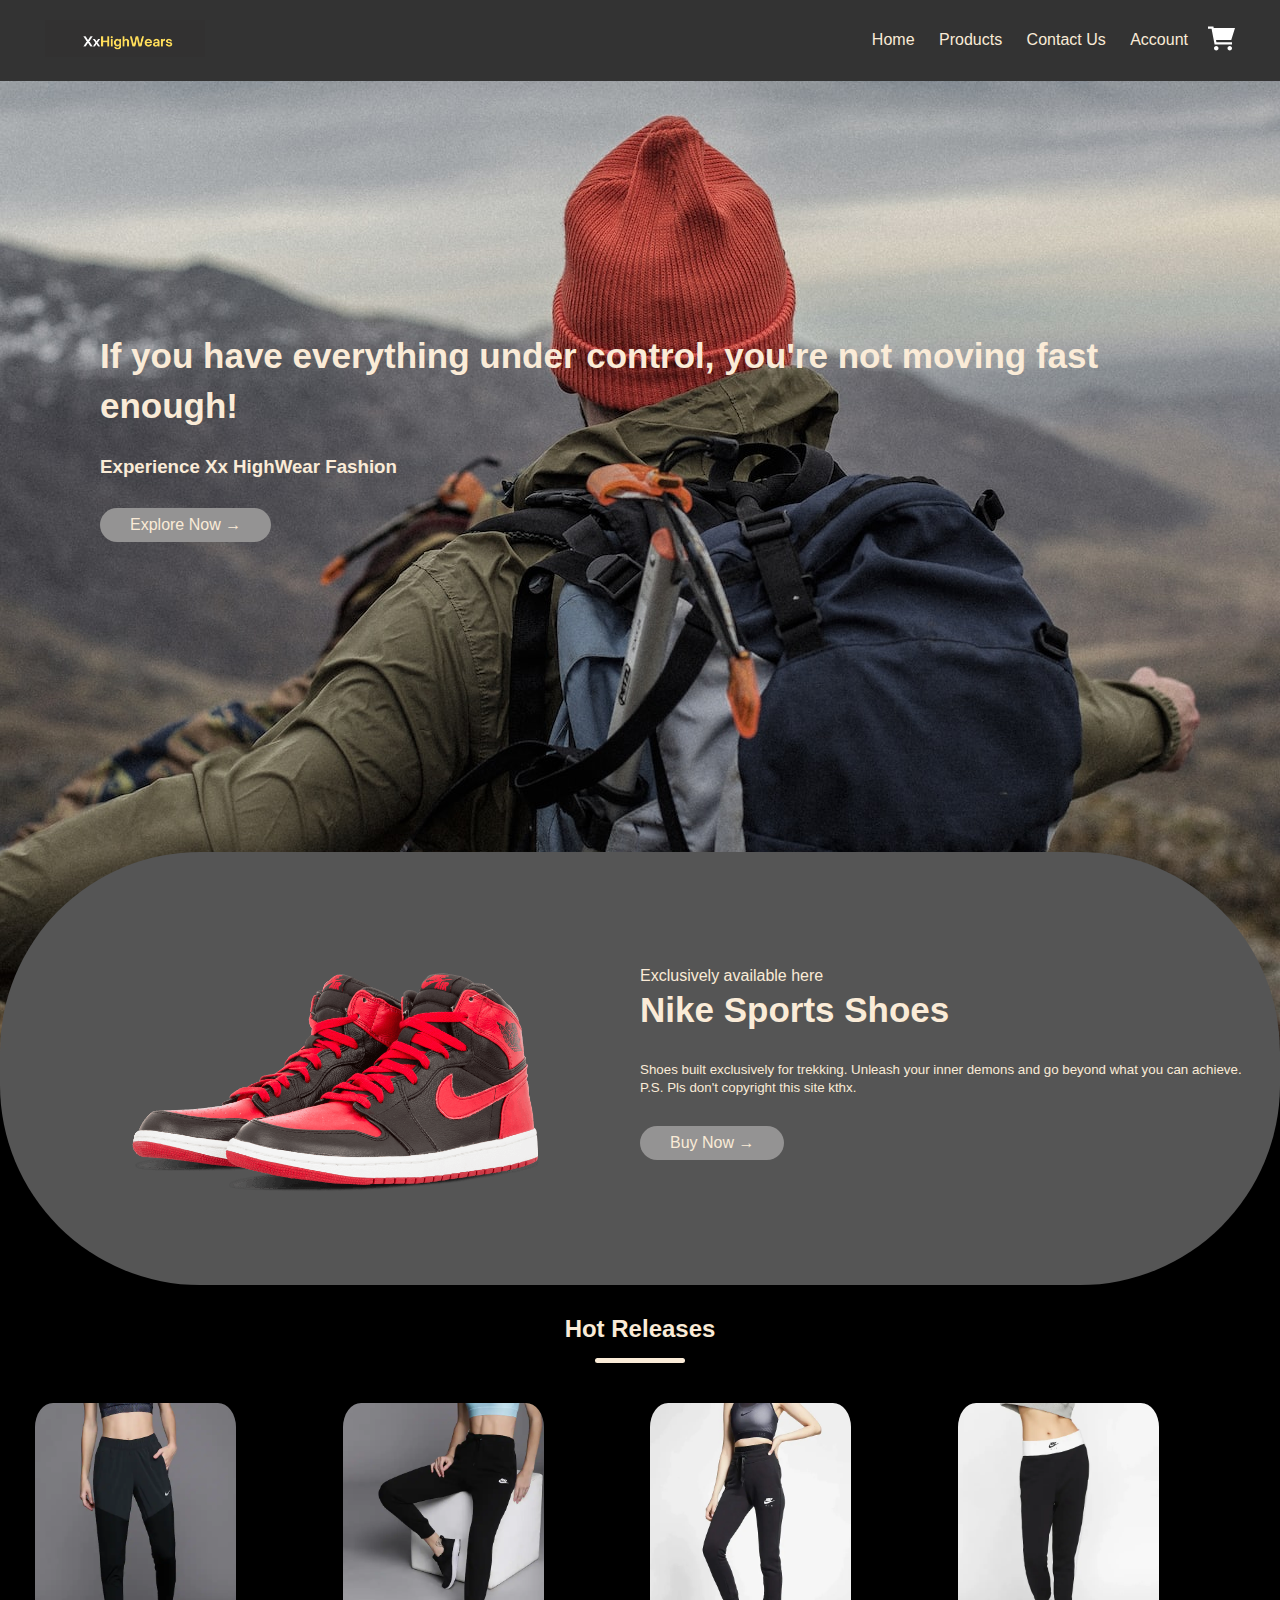
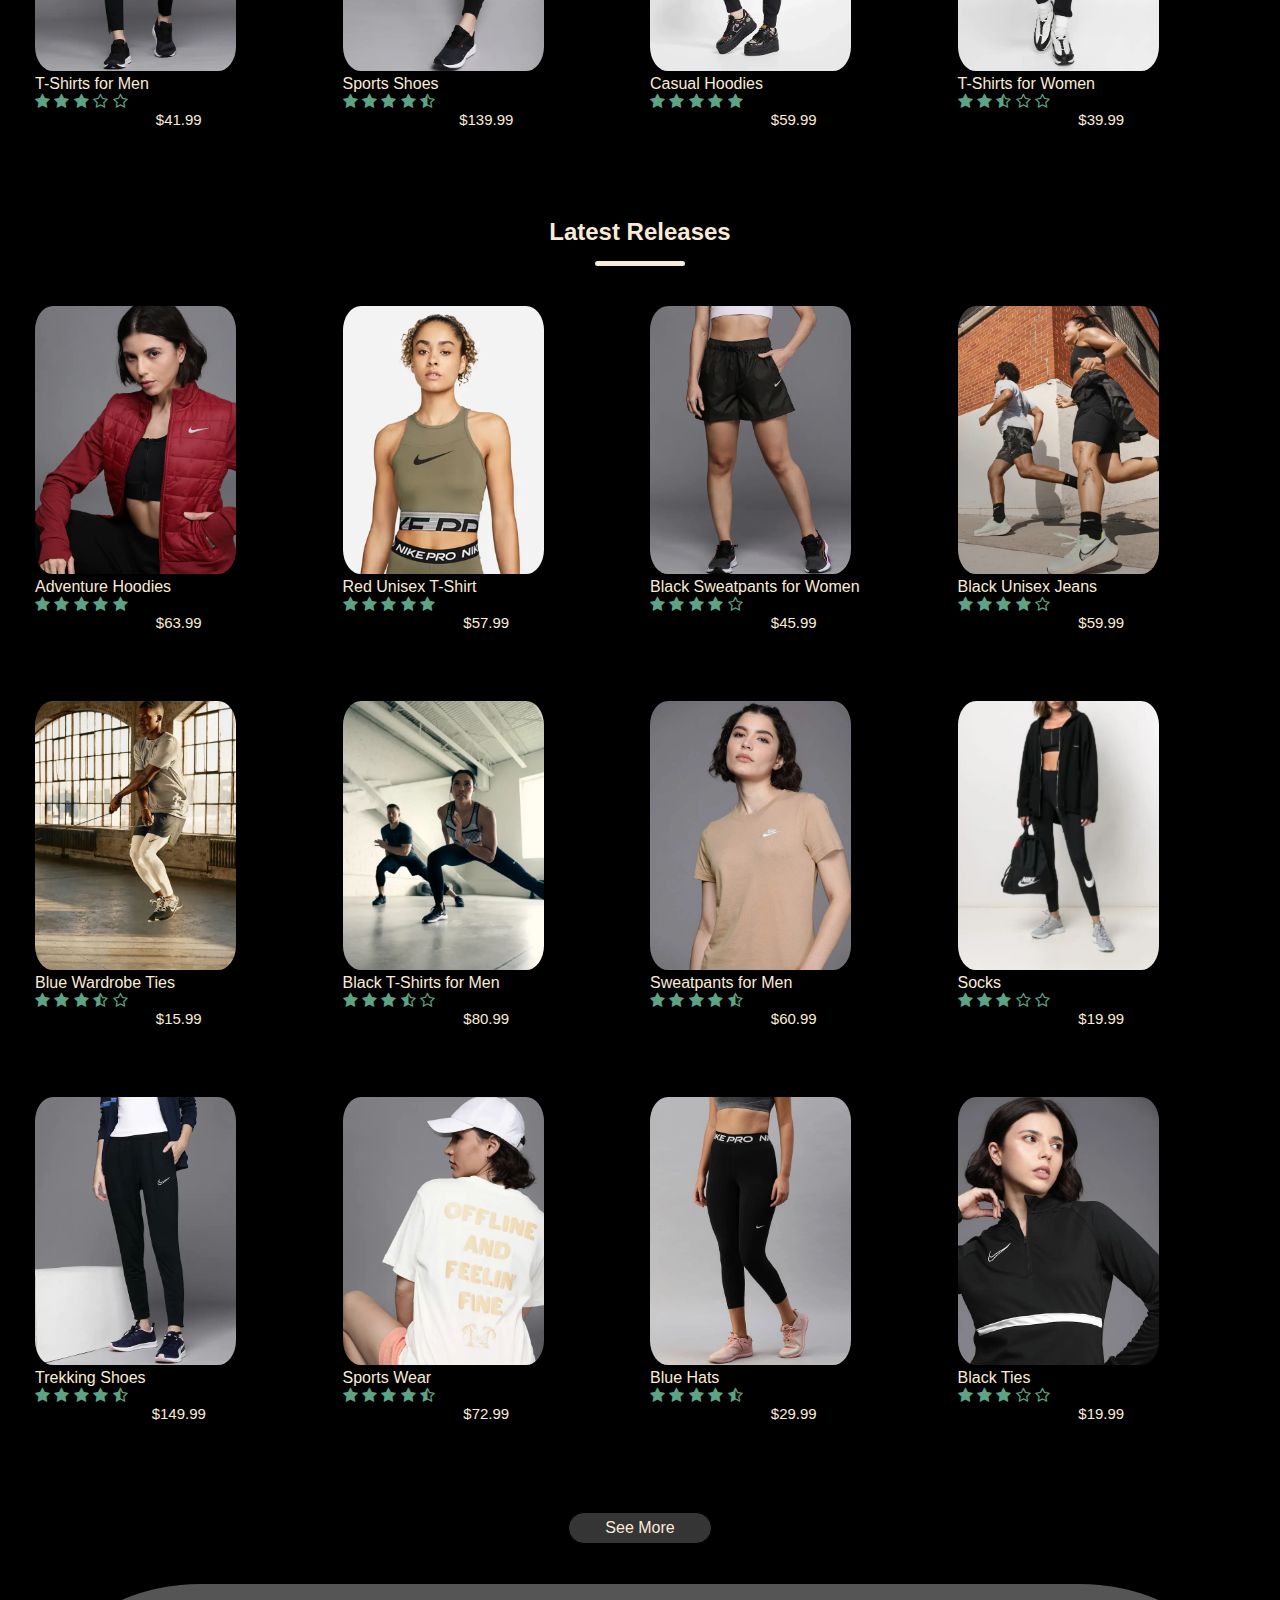
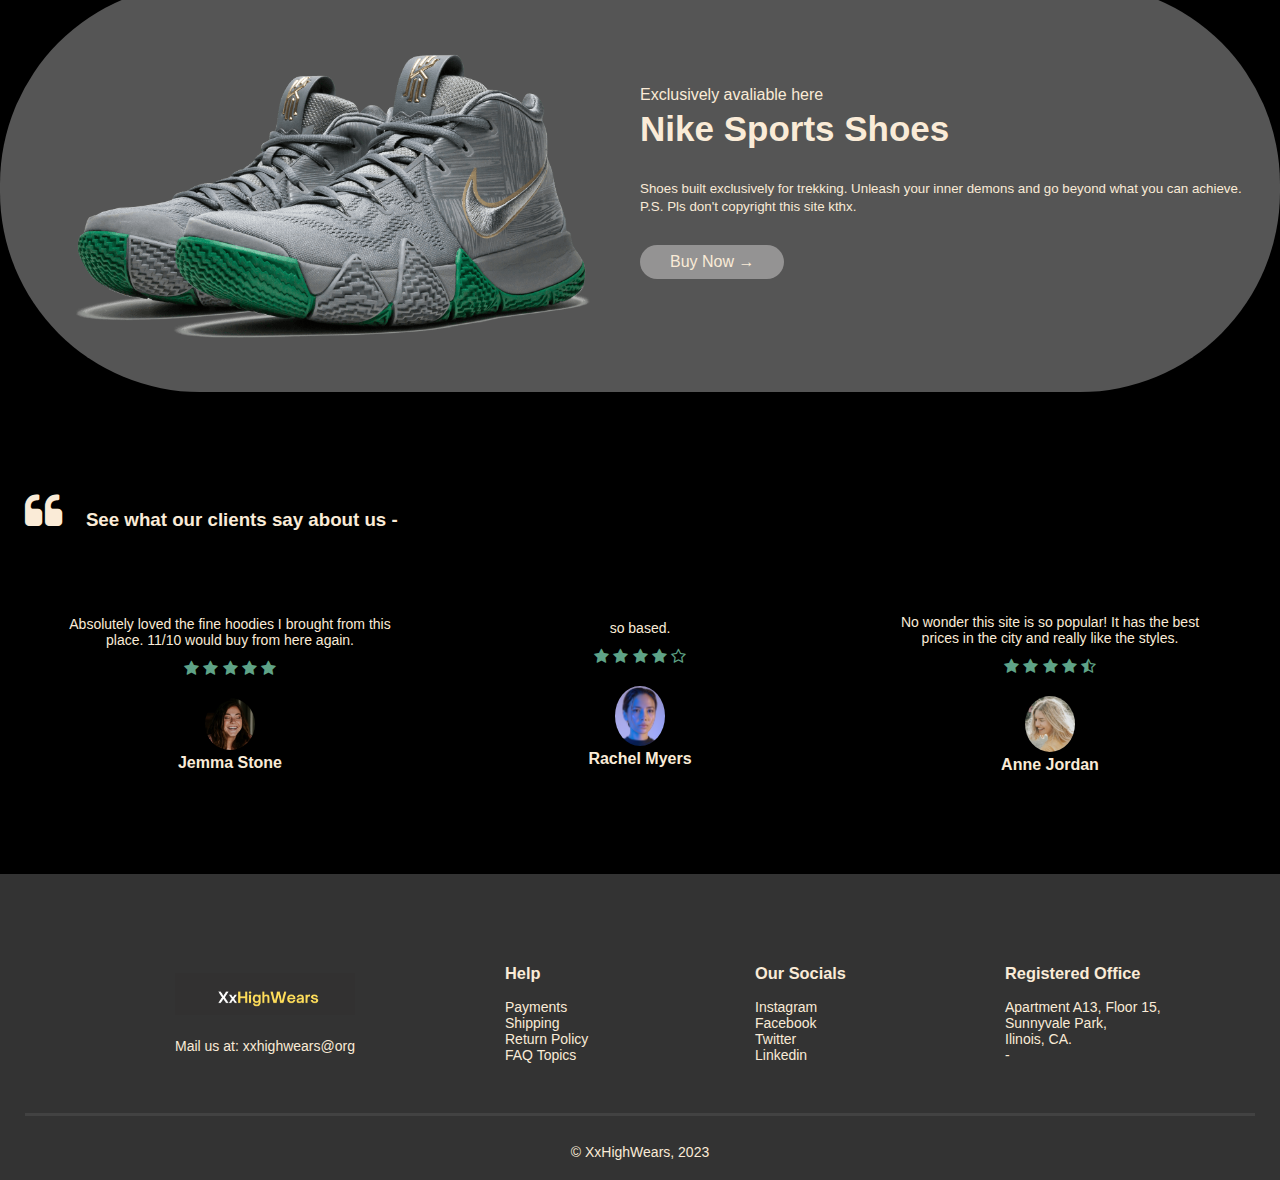
<file: index.html>
<!DOCTYPE html>
<html lang="en">
    <head>
        <meta charset="UTF-8">
        <meta name="viewport" content="width=device-width, initial-scale=1.0">
        <title>XxHighWears</title>
        <link rel="stylesheet" href="./src/css/main.css">
        <link rel="stylesheet" href="https://stackpath.bootstrapcdn.com/font-awesome/4.7.0/css/font-awesome.min.css">
		<link rel="icon" type="image/svg+xml" href="./images/header/favicon.svg">
    </head>
    <body>
        <img src="./images/header/headerprod.jpg" style="display: none;">
        <div class="header">
            <div class="container">
                <div class="navbar">
                    <div class="logo">
                        <a href="./index.html"><img src="./images/header/complogo.png" alt="comp" width="225px"></a>
                    </div>
                    <nav>
                        <ul class="nav-menu">
                            <li class="nav-item"><a href="index.html">Home</a></li>
                            <li class="nav-item"><a href="products.html">Products</a></li>
                            <li class="nav-item"><a href="#footer">Contact Us</a></li>
                            <li class="nav-item"><a href="account.html">Account</a></li>
                        </ul>
                    </nav>
                    <a href="./cart.html"><img class="cart" src="./images/header/cart.svg"></a>
                    <div class="toggle"><i class="fa fa-bars"></i></div>
                </div>
            </div>
        </div>
        <div class="headerimg">
            <h1>If you have everything under control, you're not moving fast enough!</h1>
            <h3>Experience Xx HighWear Fashion</h3>
            <a href="./product_details.html" class="btn">Explore Now &#8594;</a>
        </div>
        <div class="offer">
            <div class="small-container">
                <div class="child">
                    <div class="halfchild">
                        <img src="./images/promos/exclusive.png" class="offer-img">
                    </div>
                    <div class="halfchild">
                        <p>Exclusively available here</p>
                        <h1>Nike Sports Shoes</h1>
                        <small>
                            Shoes built exclusively for trekking. Unleash your inner demons and go beyond
                            what you can achieve. P.S. Pls don't copyright this site kthx.<br>
                        </small>
                        <a href="./product_details.html" class="btn">Buy Now &#8594;</a>
                    </div>
                </div>
            </div>
        </div>
        <div class="small-container">
            <h2>Hot Releases</h2>
            <div class="line1"></div>
            <div class="child">
                <div class="childprods">
                    <a href="./product_details.html"><img src="./images/products/product-1.webp"></a>
                    <h4>T-Shirts for Men</h4>
                    <div class="rating">
                        <i class="fa fa-star"></i>
                        <i class="fa fa-star"></i>
                        <i class="fa fa-star"></i>
                        <i class="fa fa-star-o"></i>
                        <i class="fa fa-star-o"></i>
                    </div>
                    <p>$41.99</p>
                </div>
                <div class="childprods">
                    <a href="./product_details.html"><img src="./images/products/product-2.webp"></a>
                    <h4>Sports Shoes </h4>
                    <div class="rating">
                        <i class="fa fa-star"></i>
                        <i class="fa fa-star"></i>
                        <i class="fa fa-star"></i>
                        <i class="fa fa-star"></i>
                        <i class="fa fa-star-half-o"></i>
                    </div>
                    <p>$139.99</p>
                </div>
                <div class="childprods">
                    <a href="./product_details.html"><img src="./images/products/product-3.webp"></a>
                    <h4>Casual Hoodies</h4>
                    <div class="rating">
                        <i class="fa fa-star"></i>
                        <i class="fa fa-star"></i>
                        <i class="fa fa-star"></i>
                        <i class="fa fa-star"></i>
                        <i class="fa fa-star"></i>
                    </div>
                    <p>$59.99</p>
                </div>
                <div class="childprods">
                    <a href="./product_details.html"><img src="./images/products/product-4.webp"></a>
                    <h4>T-Shirts for Women</h4>
                    <div class="rating">
                        <i class="fa fa-star"></i>
                        <i class="fa fa-star"></i>
                        <i class="fa fa-star-half-o"></i>
                        <i class="fa fa-star-o"></i>
                        <i class="fa fa-star-o"></i>
                    </div>
                    <p>$39.99</p>
                </div>
            </div>
            <h2>Latest Releases</h2>
            <div class="line1"></div>
            <div class="child">
                <div class="childprods">
                    <a href="./product_details.html"><img src="./images/products/product-5.webp"></a>
                    <h4>Adventure Hoodies</h4>
                    <div class="rating">
                        <i class="fa fa-star"></i>
                        <i class="fa fa-star"></i>
                        <i class="fa fa-star"></i>
                        <i class="fa fa-star"></i>
                        <i class="fa fa-star"></i>
                    </div>
                    <p>$63.99</p>
                </div>
                <div class="childprods">
                    <a href="./product_details.html"><img src="./images/products/product-6.webp"></a>
                    <h4>Red Unisex T-Shirt</h4>
                    <div class="rating">
                        <i class="fa fa-star"></i>
                        <i class="fa fa-star"></i>
                        <i class="fa fa-star"></i>
                        <i class="fa fa-star"></i>
                        <i class="fa fa-star"></i>
                    </div>
                    <p>$57.99</p>
                </div>
                <div class="childprods">
                    <a href="./product_details.html"><img src="./images/products/product-7.webp"></a>
                    <h4>Black Sweatpants for Women</h4>
                    <div class="rating">
                        <i class="fa fa-star"></i>
                        <i class="fa fa-star"></i>
                        <i class="fa fa-star"></i>
                        <i class="fa fa-star"></i>
                        <i class="fa fa-star-o"></i>
                    </div>
                    <p>$45.99</p>
                </div>
                <div class="childprods">
                    <a href="./product_details.html"><img src="./images/products/product-8.webp"></a>
                    <h4>Black Unisex Jeans</h4>
                    <div class="rating">
                        <i class="fa fa-star"></i>
                        <i class="fa fa-star"></i>
                        <i class="fa fa-star"></i>
                        <i class="fa fa-star"></i>
                        <i class="fa fa-star-o"></i>
                    </div>
                    <p>$59.99</p>
                </div>
                <div class="childprods">
                    <a href="./product_details.html"><img src="./images/products/product-9.webp"></a>
                    <h4>Blue Wardrobe Ties</h4>
                    <div class="rating">
                        <i class="fa fa-star"></i>
                        <i class="fa fa-star"></i>
                        <i class="fa fa-star"></i>
                        <i class="fa fa-star-half-o"></i>
                        <i class="fa fa-star-o"></i>
                    </div>
                    <p>$15.99</p>
                </div>
                <div class="childprods">
                    <a href="./product_details.html"><img src="./images/products/product-10.webp"></a>
                    <h4>Black T-Shirts for Men</h4>
                    <div class="rating">
                        <i class="fa fa-star"></i>
                        <i class="fa fa-star"></i>
                        <i class="fa fa-star"></i>
                        <i class="fa fa-star-half-o"></i>
                        <i class="fa fa-star-o"></i>
                    </div>
                    <p>$80.99</p>
                </div>
                <div class="childprods">
                    <a href="./product_details.html"><img src="./images/products/product-11.webp"></a>
                    <h4>Sweatpants for Men</h4>
                    <div class="rating">
                        <i class="fa fa-star"></i>
                        <i class="fa fa-star"></i>
                        <i class="fa fa-star"></i>
                        <i class="fa fa-star"></i>
                        <i class="fa fa-star-half-o"></i>
                    </div>
                    <p>$60.99</p>
                </div>
                <div class="childprods">
                    <a href="./product_details.html"><img src="./images/products/product-12.webp"></a>
                    <h4>Socks</h4>
                    <div class="rating">
                        <i class="fa fa-star"></i>
                        <i class="fa fa-star"></i>
                        <i class="fa fa-star"></i>
                        <i class="fa fa-star-o"></i>
                        <i class="fa fa-star-o"></i>
                    </div>
                    <p>$19.99</p>
                </div>
                <div class="childprods">
                    <a href="./product_details.html"><img src="./images/products/product-13.webp"></a>
                    <h4>Trekking Shoes</h4>
                    <div class="rating">
                        <i class="fa fa-star"></i>
                        <i class="fa fa-star"></i>
                        <i class="fa fa-star"></i>
                        <i class="fa fa-star"></i>
                        <i class="fa fa-star-half-o"></i>
                    </div>
                    <p>$149.99</p>
                </div>
                <div class="childprods">
                    <a href="./product_details.html"><img src="./images/products/product-14.webp"></a>
                    <h4>Sports Wear</h4>
                    <div class="rating">
                        <i class="fa fa-star"></i>
                        <i class="fa fa-star"></i>
                        <i class="fa fa-star"></i>
                        <i class="fa fa-star"></i>
                        <i class="fa fa-star-half-o"></i>
                    </div>
                    <p>$72.99</p>
                </div>
                <div class="childprods">
                    <a href="./product_details.html"><img src="./images/products/product-15.webp"></a>
                    <h4>Blue Hats</h4>
                    <div class="rating">
                        <i class="fa fa-star"></i>
                        <i class="fa fa-star"></i>
                        <i class="fa fa-star"></i>
                        <i class="fa fa-star"></i>
                        <i class="fa fa-star-half-o"></i>
                    </div>
                    <p>$29.99</p>
                </div>
                <div class="childprods">
                    <a href="./product_details.html"><img src="./images/products/product-16.webp"></a>
                    <h4>Black Ties</h4>
                    <div class="rating">
                        <i class="fa fa-star"></i>
                        <i class="fa fa-star"></i>
                        <i class="fa fa-star"></i>
                        <i class="fa fa-star-o"></i>
                        <i class="fa fa-star-o"></i>
                    </div>
                    <p>$19.99</p>
                </div>
            </div>
        </div>
        <div class="more">
            <a href="./products.html">See More</a>
        </div>
        <div class="offer">
            <div class="small-container">
                <div class="child">
                    <div class="halfchild">
                        <img src="./images/promos/exclusive2.png" class="offer-img">
                    </div>
                    <div class="halfchild">
                        <p>Exclusively avaliable here</p>
                        <h1>Nike Sports Shoes</h1>
                        <small>
                            Shoes built exclusively for trekking. Unleash your inner demons and go beyond
                            what you can achieve. P.S. Pls don't copyright this site kthx.<br>
                        </small>
                        <a href="./product_details.html" class="btn">Buy Now &#8594;</a>
                    </div>
                </div>
            </div>
        </div>
        <div class="testimonial">
            <div class="small-container">
                <h3><i class="fa fa-quote-left"></i> &emsp;See what our clients say about us -</h3>
                <div class="child">
                    <div class="testchild">
                        <p>Absolutely loved the fine hoodies I brought from this place. 11/10 would buy from here again.</p>
                        <div class="rating">
                            <i class="fa fa-star"></i>
                            <i class="fa fa-star"></i>
                            <i class="fa fa-star"></i>
                            <i class="fa fa-star"></i>
                            <i class="fa fa-star"></i>
                        </div>
                        <img src="./images/testimonials/jemma.jpg">
                        <h3>Jemma Stone</h3>
                    </div>
                    <div class="testchild">
                        <p>so based.</p>
                        <div class="rating">
                            <i class="fa fa-star"></i>
                            <i class="fa fa-star"></i>
                            <i class="fa fa-star"></i>
                            <i class="fa fa-star"></i>
                            <i class="fa fa-star-o"></i>
                        </div>
                        <img src="./images/testimonials/rachel.jpg">
                        <h3>Rachel Myers</h3>
                    </div>
                    <div class="testchild">
                        <p>No wonder this site is so popular! It has the best prices in the city and really like the styles.</p>
                        <div class="rating">
                            <i class="fa fa-star"></i>
                            <i class="fa fa-star"></i>
                            <i class="fa fa-star"></i>
                            <i class="fa fa-star"></i>
                            <i class="fa fa-star-half-o"></i>
                        </div>
                        <img src="./images/testimonials/anne.jpg">
                        <h3>Anne Jordan</h3>
                    </div>
                </div>
            </div>
        </div>
        <div class="footer" id="footer">
            <div class="container">
                <div class="child">
                    <div class="footerChild1">
                        <img src="images/header/complogo.png">
                        <h4>Mail us at: <a href="mailto:hannes@hannesdev.xyz">xxhighwears@org</a></h4>
                    </div>
                    <div class="footerChild2">
                        <h3>Help</h3>
                        <ul>
                            <li><a href="linkgoeshere">Payments</a></li>
                            <li><a href="linkgoeshere">Shipping</a></li>
                            <li><a href="linkgoeshere">Return Policy</a></li>
                            <li><a href="linkgoeshere">FAQ Topics</a></li>
                        </ul>
                    </div>
                    <div class="footerChild2">
                        <h3>Our Socials</h3>
                        <ul>
                            <li><a href="linkgoeshere">Instagram</a></li>
                            <li><a href="linkgoeshere">Facebook</a></li>
                            <li><a href="linkgoeshere">Twitter</a></li>
                            <li><a href="linkgoeshere">Linkedin</a></li>
                        </ul>
                    </div>
                    <div class="footerChild2">
                        <h3>Registered Office</h3>
                        <ul>
                            <li>Apartment A13, Floor 15,</li>
                            <li>Sunnyvale Park,</li>
                            <li>Ilinois, CA.</li>
                            <li>-</li>
                        </ul>
                    </div>
                </div>
                <div class="belowfooter">
                    &copy; XxHighWears, 2023 <br>
                    
                </div>
            </div>
        </div>
        <script src="./src/js/script.js"></script>
    </body>
</html>
</file>
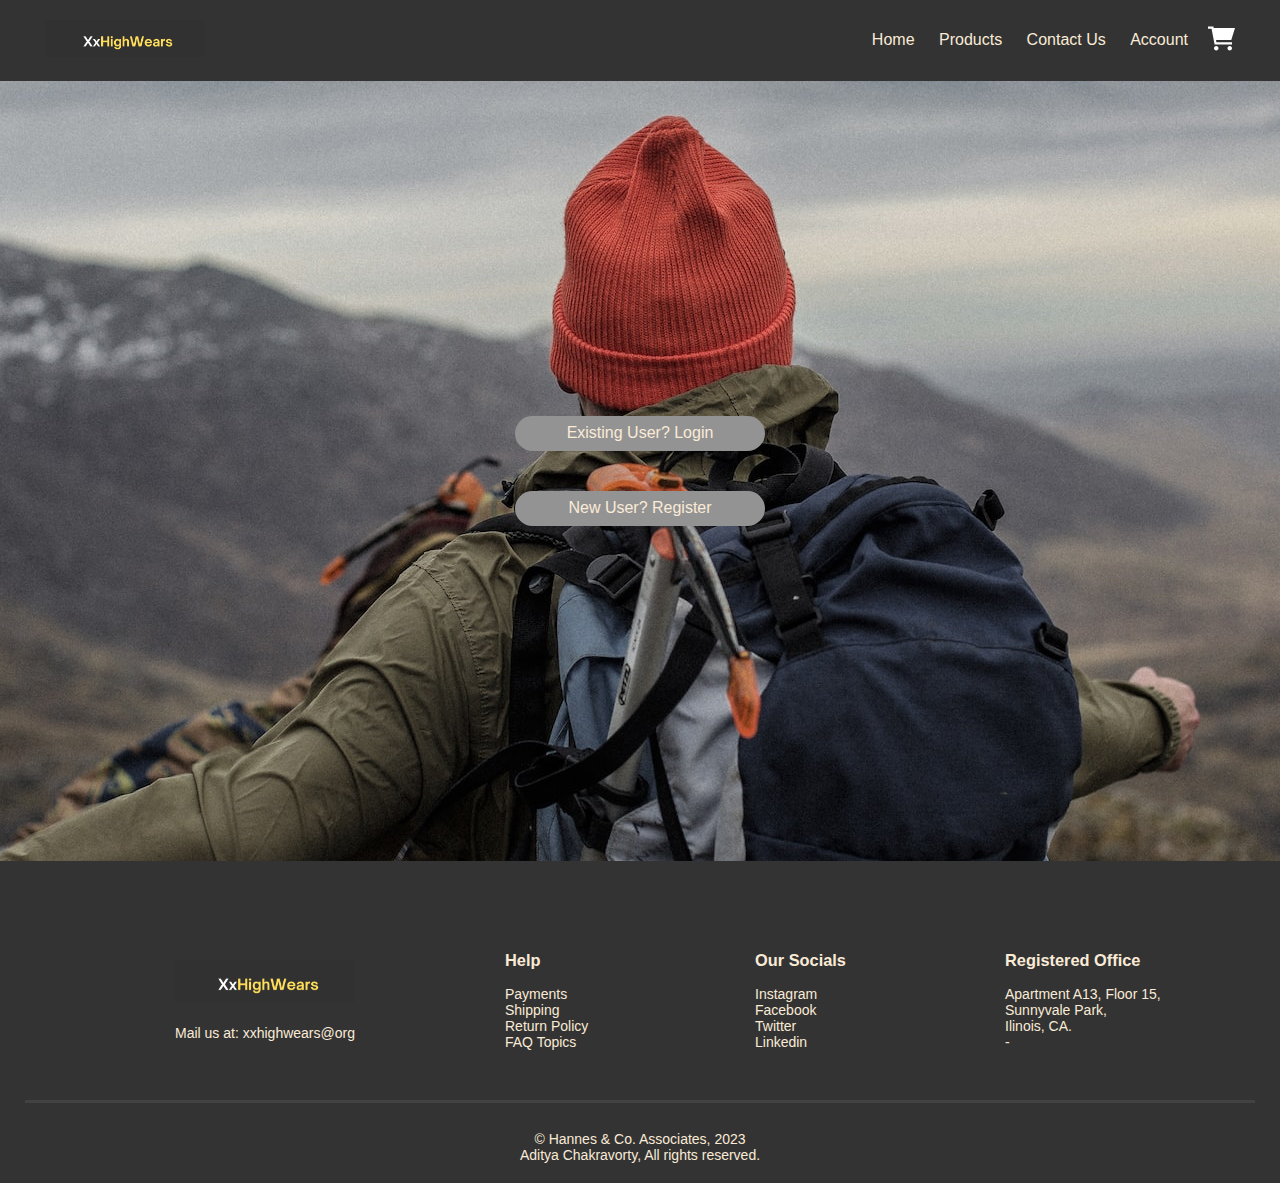
<file: account.html>
<!DOCTYPE html>
<html lang="en">
    <head>
        <meta charset="UTF-8">
        <meta name="viewport" content="width=device-width, initial-scale=1.0">
        <title>Account | XxHighWears.</title>
        <link rel="stylesheet" href="./src/css/main.css">
        <link rel="stylesheet" href="https://stackpath.bootstrapcdn.com/font-awesome/4.7.0/css/font-awesome.min.css">
        <link rel="icon" type="image/svg+xml" href="./images/header/favicon.svg">
    </head>
    <body>
        <img src="./images/header/headerprod.jpg" style="display: none;">
        <div class="header">
            <div class="container">
                <div class="navbar">
                    <div class="logo">
                        <a href="./index.html"><img src="./images/header/complogo.png" alt="comp" width="225px"></a>
                    </div>
                    <nav>
                        <ul class="nav-menu">
                            <li class="nav-item"><a href="index.html">Home</a></li>
                            <li class="nav-item"><a href="products.html">Products</a></li>
                            <li class="nav-item"><a href="#footer">Contact Us</a></li>
                            <li class="nav-item"><a href="account.html">Account</a></li>
                        </ul>
                    </nav>
                    <a href="cart.html"><img class="cart" src="./images/header/cart.svg"></a>
                    <div class="toggle"><i class="fa fa-bars"></i></div>
                </div>
            </div>
        </div>
        <div class="container">
            <div class="formPage">
                <div class="btn" id="removeLog" onclick="login()">Existing User? Login</div>
                <div class="btn" id="removeReg" onclick="register()">New User? Register</div>
                <form class= "showForm" id="loginForm">
                    <h3>Login</h3>
                    <input type="text" placeholder="Username" required>
                    <input type="password" placeholder="Password" required>
                    <button type="submit" class="btn">Login</button>
                    <a href="linkgoeshere">Forgot Password</a>
                </form>
                <form class="showForm" id="registerForm">
                    <h3>Register</h3>
                    <input type="text" placeholder="Username" required>
                    <input type="email" placeholder="E-mail" required>
                    <input type="password" placeholder="Password" required>
                    <small>I agree to the following Terms and Conditions*</small>
                    <button type="submit" class="btn">Register</button>
                </form>
            </div>
        </div>
        <div class="footer" id="footer">
            <div class="container">
                <div class="child">
                    <div class="footerChild1">
                        <img src="./images/header/complogo.png">
                        <h4>Mail us at: <a href="mailto:hannes@hannesdev.xyz">xxhighwears@org</a></h4>
                    </div>
                    <div class="footerChild2">
                        <h3>Help</h3>
                        <ul>
                            <li><a href="linkgoeshere">Payments</a></li>
                            <li><a href="linkgoeshere">Shipping</a></li>
                            <li><a href="linkgoeshere">Return Policy</a></li>
                            <li><a href="linkgoeshere">FAQ Topics</a></li>
                        </ul>
                    </div>
                    <div class="footerChild2">
                        <h3>Our Socials</h3>
                        <ul>
                            <li><a href="linkgoeshere">Instagram</a></li>
                            <li><a href="linkgoeshere">Facebook</a></li>
                            <li><a href="linkgoeshere">Twitter</a></li>
                            <li><a href="linkgoeshere">Linkedin</a></li>
                        </ul>
                    </div>
                    <div class="footerChild2">
                        <h3>Registered Office</h3>
                        <ul>
                            <li>Apartment A13, Floor 15,</li>
                            <li>Sunnyvale Park,</li>
                            <li>Ilinois, CA.</li>
                            <li>-</li>
                        </ul>
                    </div>
                </div>
                <div class="belowfooter">
                    &copy; Hannes & Co. Associates, 2023 <br>
                    Aditya Chakravorty, All rights reserved.
                </div>
            </div>
        </div>
        <script src="./src/js/script.js"></script>
    </body>
</html>
</file>
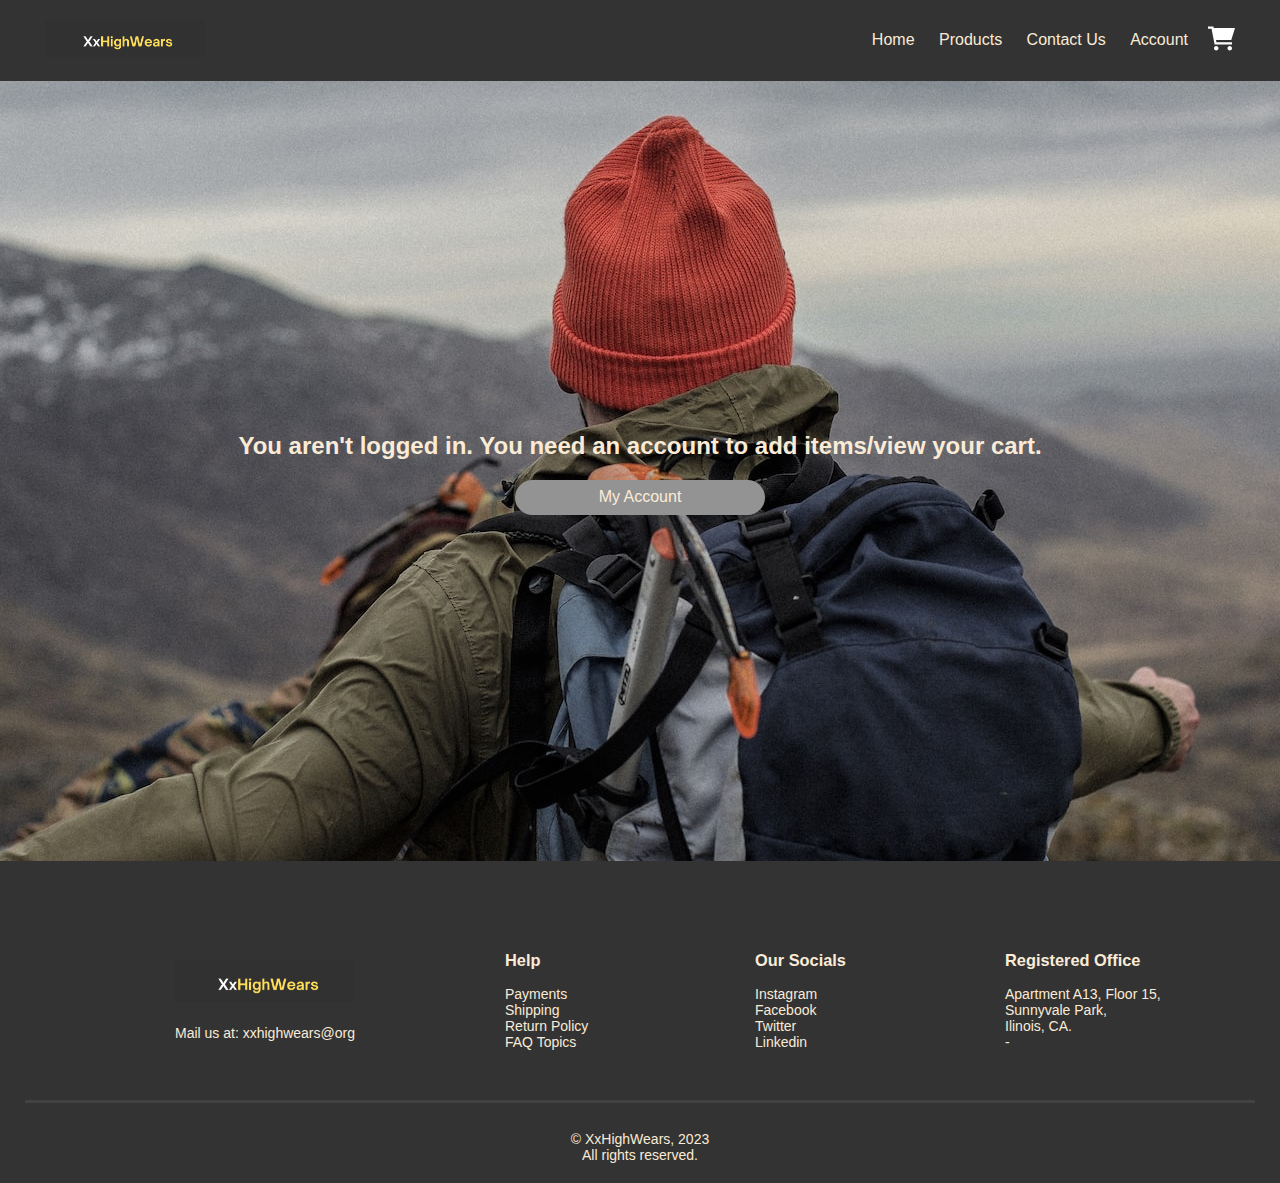
<file: cart.html>
<!DOCTYPE html>
<html lang="en">
    <head>
        <meta charset="UTF-8">
        <meta name="viewport" content="width=device-width, initial-scale=1.0">
        <title>Cart | XxHighWears</title>
        <link rel="stylesheet" href="./src/css/main.css">
        <link rel="stylesheet" href="https://stackpath.bootstrapcdn.com/font-awesome/4.7.0/css/font-awesome.min.css">
        <link rel="icon" type="image/svg+xml" href="./images/header/favicon.svg">
    </head>
    <body>
        <img src="./images/header/headerprod.jpg" style="display: none;">
        <div class="header">
            <div class="container">
                <div class="navbar">
                    <div class="logo">
                        <a href="./index.html"><img src="./images/header/complogo.png" alt="comp" width="225px"></a>
                    </div>
                    <nav>
                        <ul class="nav-menu">
                            <li class="nav-item"><a href="index.html">Home</a></li>
                            <li class="nav-item"><a href="products.html">Products</a></li>
                            <li class="nav-item"><a href="#footer">Contact Us</a></li>
                            <li class="nav-item"><a href="account.html">Account</a></li>
                        </ul>
                    </nav>
                    <a href="./cart.html"><img class="cart" src="./images/header/cart.svg"></a>
                    <div class="toggle"><i class="fa fa-bars"></i></div>
                </div>
            </div>
        </div>
        <div class="container">
            <div class="formPage">
                <h2>You aren't logged in. You need an account to add items/view your cart.</h2>
                <div class="btn"><a href="./account.html">My Account</a></div>
            </div>
        </div>
        <div class="footer" id="footer">
            <div class="container">
                <div class="child">
                    <div class="footerChild1">
                        <img src="./images/header/complogo.png">
                        <h4>Mail us at: <a href="mailto:hannes@hannesdev.xyz">xxhighwears@org</a></h4>
                    </div>
                    <div class="footerChild2">
                        <h3>Help</h3>
                        <ul>
                            <li><a href="linkgoeshere">Payments</a></li>
                            <li><a href="linkgoeshere">Shipping</a></li>
                            <li><a href="linkgoeshere">Return Policy</a></li>
                            <li><a href="linkgoeshere">FAQ Topics</a></li>
                        </ul>
                    </div>
                    <div class="footerChild2">
                        <h3>Our Socials</h3>
                        <ul>
                            <li><a href="linkgoeshere">Instagram</a></li>
                            <li><a href="linkgoeshere">Facebook</a></li>
                            <li><a href="linkgoeshere">Twitter</a></li>
                            <li><a href="linkgoeshere">Linkedin</a></li>
                        </ul>
                    </div>
                    <div class="footerChild2">
                        <h3>Registered Office</h3>
                        <ul>
                            <li>Apartment A13, Floor 15,</li>
                            <li>Sunnyvale Park,</li>
                            <li>Ilinois, CA.</li>
                            <li>-</li>
                        </ul>
                    </div>
                </div>
                <div class="belowfooter">
                    &copy; XxHighWears, 2023 <br>
                      All rights reserved.
                </div>
            </div>
        </div>
        <script src="./src/js/script.js"></script>
    </body>
</html>
</file>
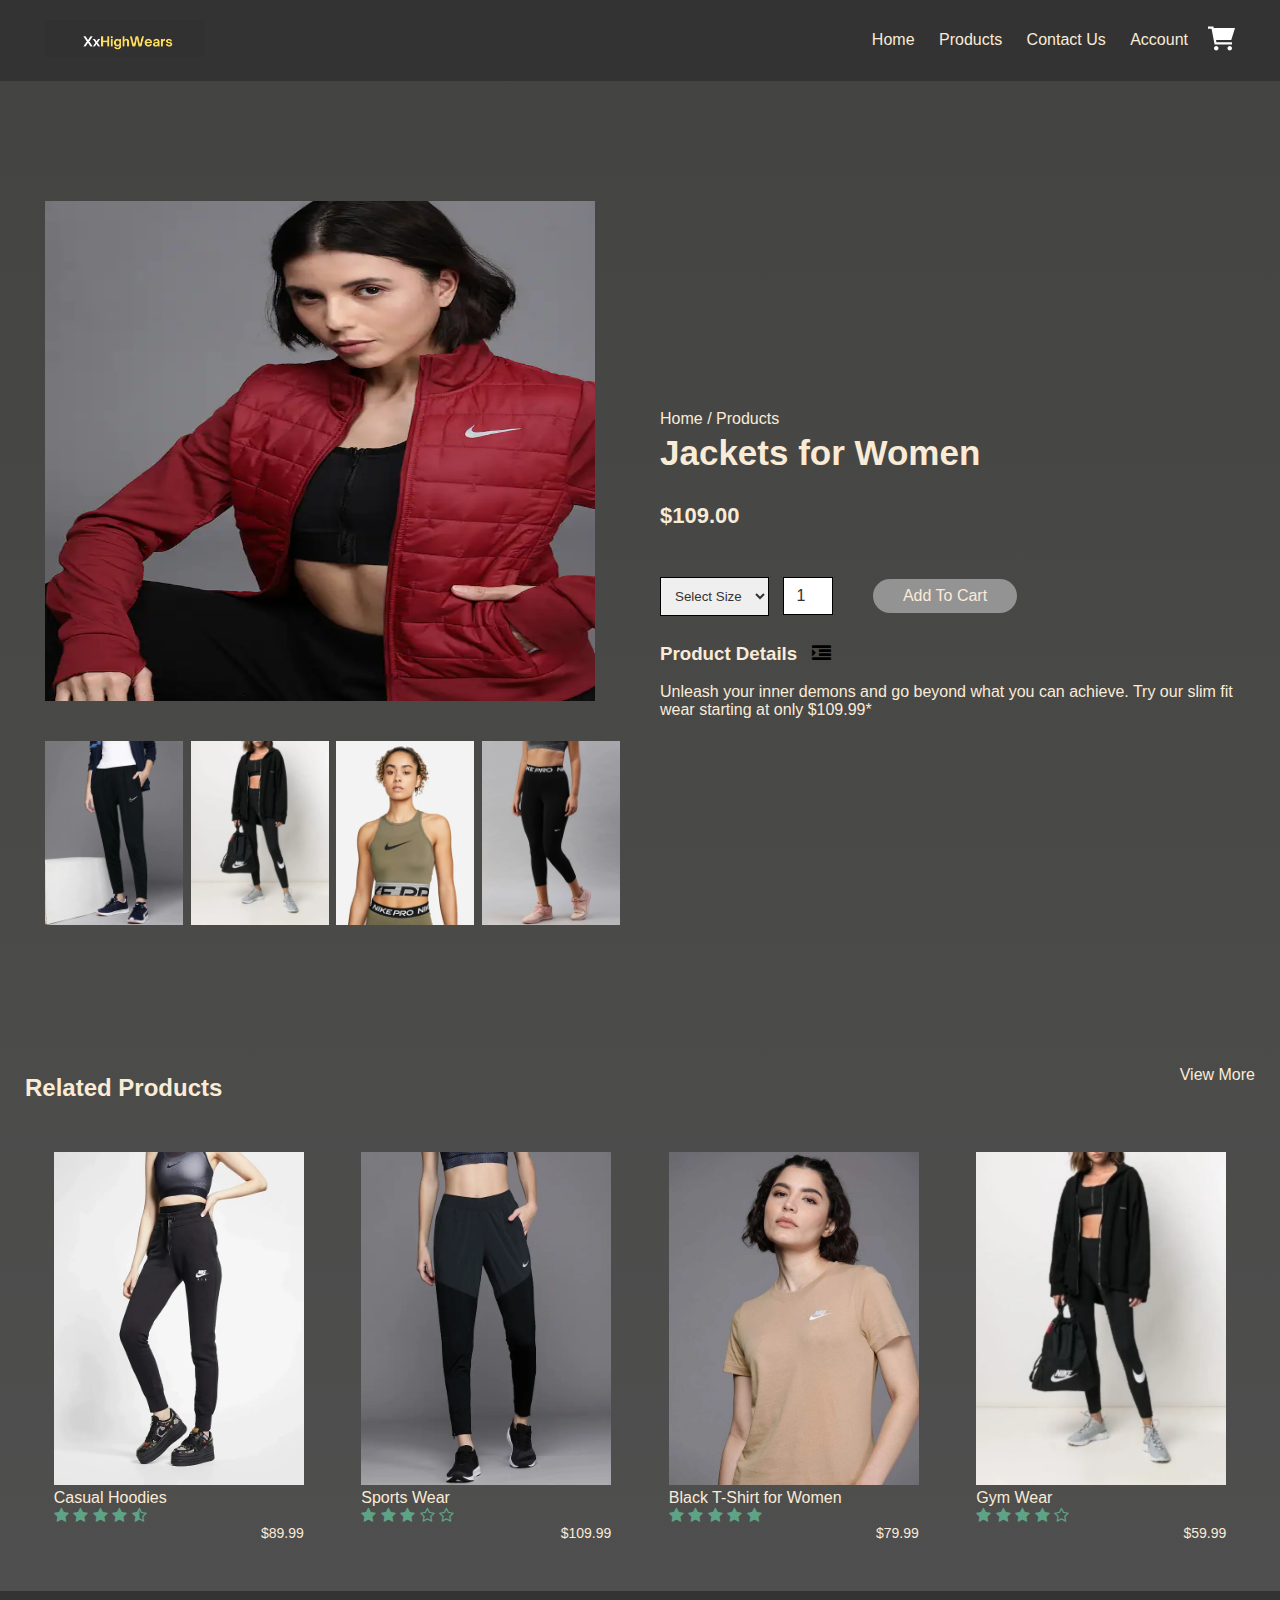
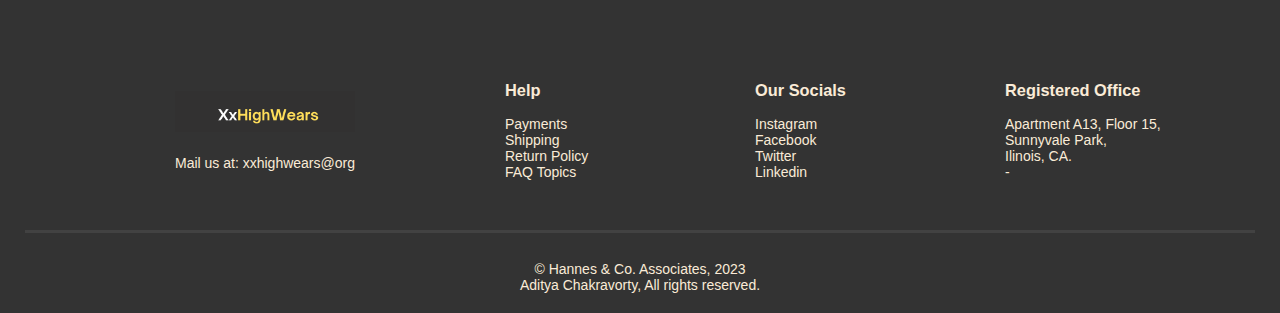
<file: product_details.html>
<!DOCTYPE html>
<html lang="en">
    <head>
        <meta charset="UTF-8">
        <meta name="viewport" content="width=device-width, initial-scale=1.0">
        <title>Product-109B | Hannes & Co.</title>
        <link rel="stylesheet" href="./src/css/main.css">
        <link rel="stylesheet" href="https://stackpath.bootstrapcdn.com/font-awesome/4.7.0/css/font-awesome.min.css">
        <link rel="icon" type="image/svg+xml" href="./images/header/favicon.svg">
    </head>
    <body class="ohhh">
        <div class="header">
            <div class="container">
                <div class="navbar">
                    <div class="logo">
                        <a href="./index.html"><img src="./images/header/complogo.png" alt="comp" width="225px"></a>
                    </div>
                    <nav>
                        <ul class="nav-menu">
                            <li class="nav-item"><a href="index.html">Home</a></li>
                            <li class="nav-item"><a href="products.html">Products</a></li>
                            <li class="nav-item"><a href="#footer">Contact Us</a></li>
                            <li class="nav-item"><a href="account.html">Account</a></li>
                        </ul>
                    </nav>
                    <a href="./cart.html"><img class="cart" src="./images/header/cart.svg"></a>
                    <div class="toggle"><i class="fa fa-bars"></i></div>
                </div>
            </div>
        </div>
        <div class="small-container single-product">
            <div class="child">
                <div class="halfchild">
                    <img src="./images/products/product-5.webp" width="550px" height="500px" id="prodImg"><br><br><br>
                    <div class="small-img-child">
                        <div class="small-img-col">
                            <img src="./images/products/product-13.webp" width="100%" class="small-img">
                        </div>
                        <div class="small-img-col">
                            <img src="./images/products/product-12.webp" width="100%" class="small-img">
                        </div>
                        <div class="small-img-col">
                            <img src="./images/products/product-6.webp" width="100%" class="small-img">
                        </div>
                        <div class="small-img-col">
                            <img src="./images/products/product-15.webp" width="100%" class="small-img">
                        </div>
                    </div>
                </div>
                <div class="halfchild">
                    <p>Home / Products</p>
                    <h1>Jackets for Women</h1>
                    <h4>$109.00</h4>
                    <select>
                        <option disabled selected>Select Size</option>
                        <option>XXL</option>
                        <option>XL</option>
                        <option>L</option>
                        <option>M</option>
                        <option>S</option>
                    </select>
                    <input type="number" value="1">
                    <a href="./cart.html" class="btn">Add To Cart</a>
                    <h3>Product Details <i class="fa fa-indent"></i></h3>
                    <br>
                    <p>
                        Unleash your inner demons and go beyond what you can achieve. Try our slim fit wear
                        starting at only $109.99*
                    </p>
                </div>
            </div>
        </div>
        <div class="small-container">
            <div class="child child-2">
                <h2>Related Products</h2>
                <p><a href="./products.html">View More</a></p>
            </div>
        </div>
        <div class="small-container">
            <div class="child">
                <div class="footerChild2">
                    <img src="./images/products/product-3.webp">
                    <h4>Casual Hoodies</h4>
                    <div class="rating">
                        <i class="fa fa-star"></i>
                        <i class="fa fa-star"></i>
                        <i class="fa fa-star"></i>
                        <i class="fa fa-star"></i>
                        <i class="fa fa-star-half-o"></i>
                    </div>
                    <p>$89.99</p>
                </div>
                <div class="footerChild2">
                    <img src="./images/products/product-1.webp">
                    <h4>Sports Wear</h4>
                    <div class="rating">
                        <i class="fa fa-star"></i>
                        <i class="fa fa-star"></i>
                        <i class="fa fa-star"></i>
                        <i class="fa fa-star-o"></i>
                        <i class="fa fa-star-o"></i>
                    </div>
                    <p>$109.99</p>
                </div>
                <div class="footerChild2">
                    <img src="./images/products/product-11.webp">
                    <h4>Black T-Shirt for Women</h4>
                    <div class="rating">
                        <i class="fa fa-star"></i>
                        <i class="fa fa-star"></i>
                        <i class="fa fa-star"></i>
                        <i class="fa fa-star"></i>
                        <i class="fa fa-star"></i>
                    </div>
                    <p>$79.99</p>
                </div>
                <div class="footerChild2">
                    <img src="./images/products/product-12.webp">
                    <h4>Gym Wear</h4>
                    <div class="rating">
                        <i class="fa fa-star"></i>
                        <i class="fa fa-star"></i>
                        <i class="fa fa-star"></i>
                        <i class="fa fa-star"></i>
                        <i class="fa fa-star-o"></i>
                    </div>
                    <p>$59.99</p>
                </div>
            </div>
        </div>
        <div class="footer" id="footer">
            <div class="container">
                <div class="child">
                    <div class="footerChild1">
                        <img src="./images/header/complogo.png">
                        <h4>Mail us at: <a href="mailto:hannes@hannesdev.xyz">xxhighwears@org</a></h4>
                    </div>
                    <div class="footerChild2">
                        <h3>Help</h3>
                        <ul>
                            <li><a href="linkgoeshere">Payments</a></li>
                            <li><a href="linkgoeshere">Shipping</a></li>
                            <li><a href="linkgoeshere">Return Policy</a></li>
                            <li><a href="linkgoeshere">FAQ Topics</a></li>
                        </ul>
                    </div>
                    <div class="footerChild2">
                        <h3>Our Socials</h3>
                        <ul>
                            <li><a href="linkgoeshere">Instagram</a></li>
                            <li><a href="linkgoeshere">Facebook</a></li>
                            <li><a href="linkgoeshere">Twitter</a></li>
                            <li><a href="linkgoeshere">Linkedin</a></li>
                        </ul>
                    </div>
                    <div class="footerChild2">
                        <h3>Registered Office</h3>
                        <ul>
                            <li>Apartment A13, Floor 15,</li>
                            <li>Sunnyvale Park,</li>
                            <li>Ilinois, CA.</li>
                            <li>-</li>
                        </ul>
                    </div>
                </div>
                <div class="belowfooter">
                    &copy; Hannes & Co. Associates, 2023 <br>
                    Aditya Chakravorty, All rights reserved.
                </div>
            </div>
        </div>
        <script src="./src/js/script.js"></script>
    </body>
</html>
</file>
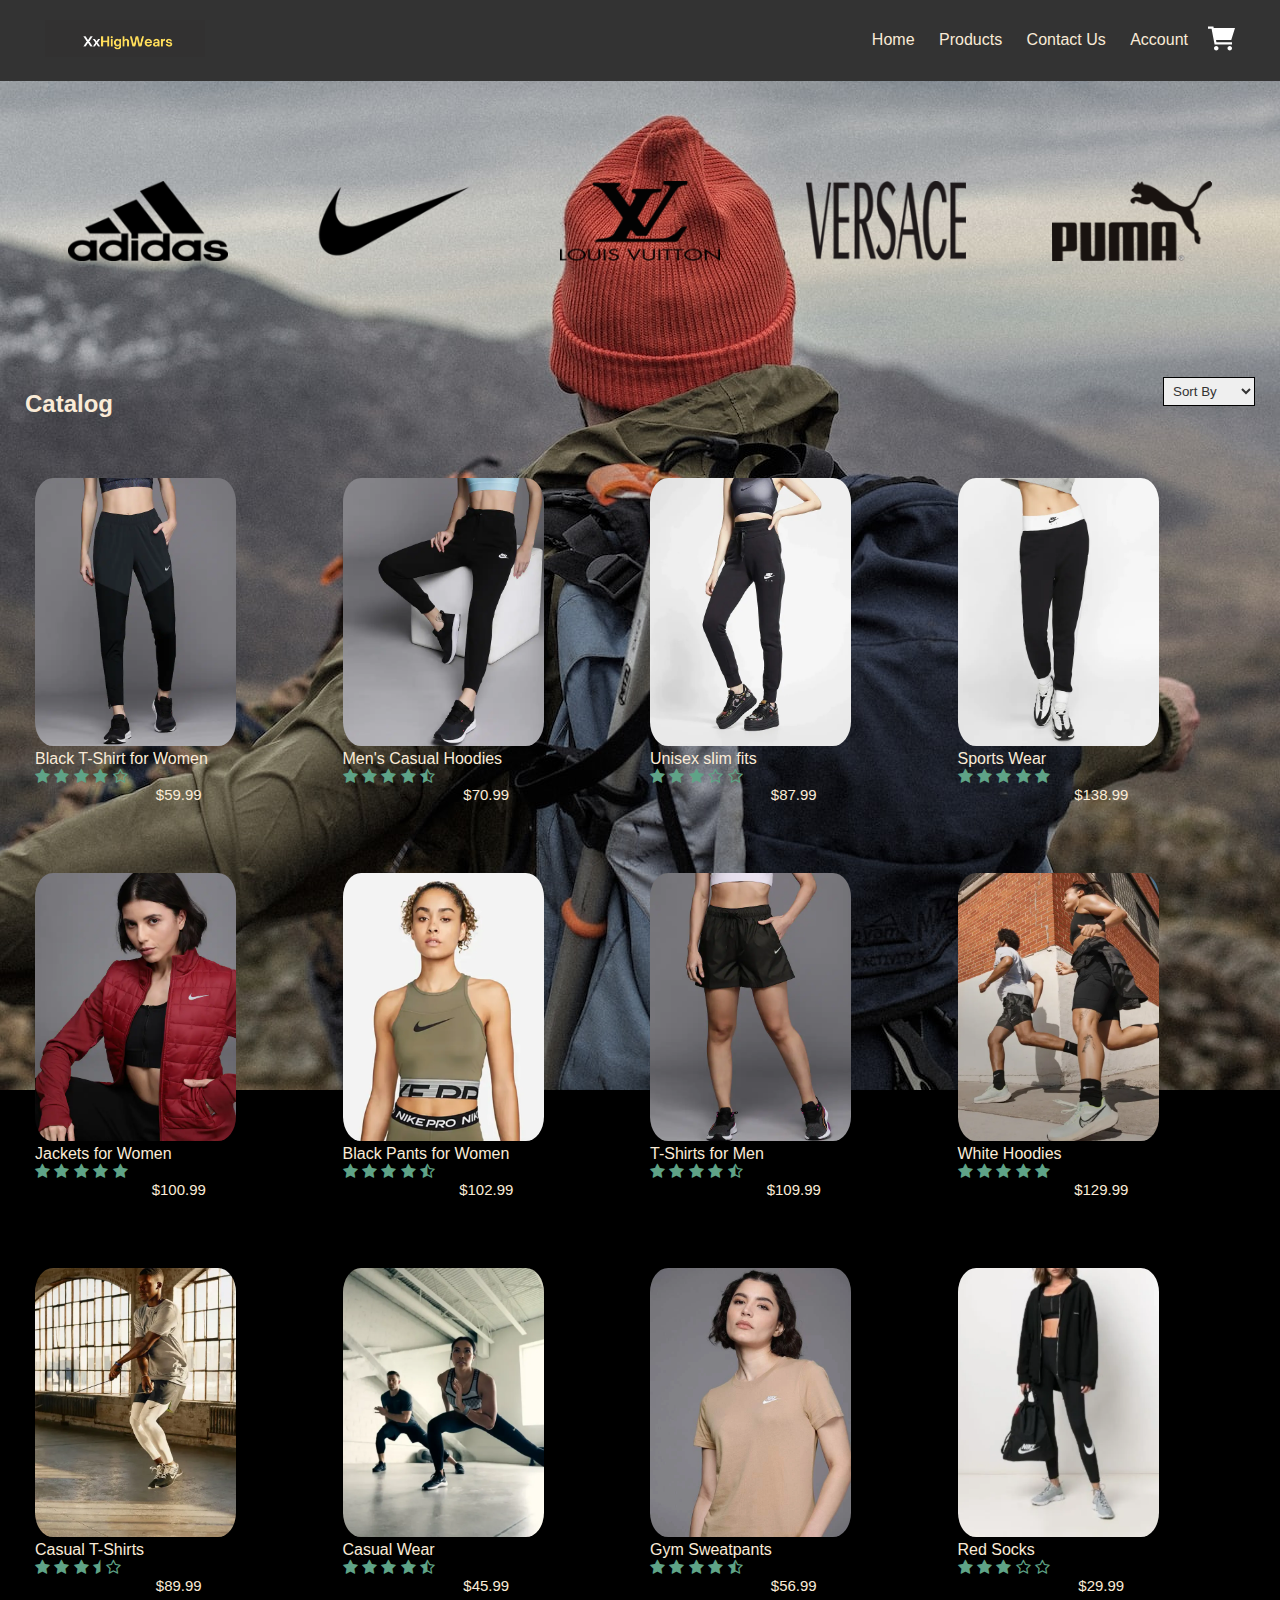
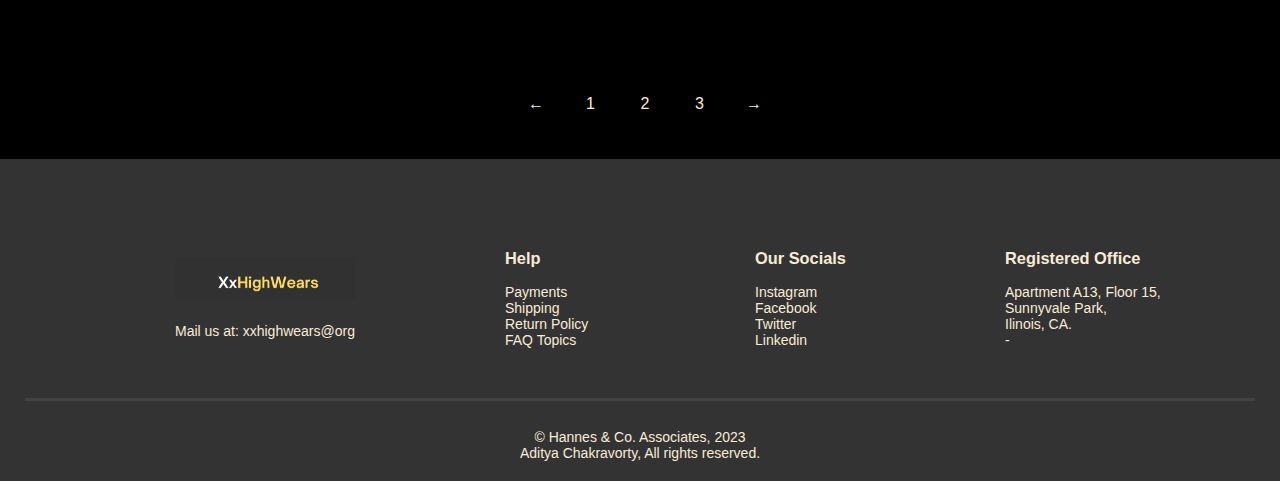
<file: products.html>
<!DOCTYPE html>
<html lang="en">
    <head>
        <meta charset="UTF-8">
        <meta name="viewport" content="width=device-width, initial-scale=1.0">
        <title>Products | XxHighWears</title>
        <link rel="stylesheet" href="./src/css/main.css">
        <link rel="stylesheet" href="https://stackpath.bootstrapcdn.com/font-awesome/4.7.0/css/font-awesome.min.css">
        <link rel="icon" type="image/svg+xml" href="./images/header/favicon.svg">
    </head>
    <body>
        <img src="./images/header/headerprod.jpg" style="display: none;">
        <div class="header">
            <div class="container">
                <div class="navbar">
                    <div class="logo">
                        <a href="./index.html"><img src="./images/header/complogo.png" alt="comp" width="225px"></a>
                    </div>
                    <nav>
                        <ul class="nav-menu">
                            <li class="nav-item"><a href="index.html">Home</a></li>
                            <li class="nav-item"><a href="products.html">Products</a></li>
                            <li class="nav-item"><a href="#footer">Contact Us</a></li>
                            <li class="nav-item"><a href="account.html">Account</a></li>
                        </ul>
                    </nav>
                    <a href="./cart.html"><img class="cart" src="./images/header/cart.svg"></a>
                    <div class="toggle"><i class="fa fa-bars"></i></div>
                </div>
            </div>
        </div>
        <div class="brands">
            <div class="small-container">
                <div class="child">
                    <div class="logo">
                        <img src="./images/logos/logo-adidas.png">
                    </div>
                    <div class="logo">
                        <img src="./images/logos/logo-nike.png">
                    </div>
                    <div class="logo">
                        <img src="./images/logos/logo-lv.png">
                    </div>
                    <div class="logo">
                        <img src="./images/logos/logo-versace.png">
                    </div>
                    <div class="logo">
                        <img src="./images/logos/logo-puma.png">
                    </div>
                </div>
            </div>
        </div>
        <div class="small-container">
            <div class="child child-2">
                <h2>Catalog</h2>
                <select>
                    <option disabled selected>Sort By</option>
                    <option>Price</option>
                    <option>Popularity</option>
                    <option>Rating</option>
                </select>
            </div>
            <div class="child">
                <div class="childprods">
                    <a href="./product_details.html"><img src="./images/products/product-1.webp"></a>
                    <h4>Black T-Shirt for Women</h4>
                    <div class="rating">
                        <i class="fa fa-star"></i>
                        <i class="fa fa-star"></i>
                        <i class="fa fa-star"></i>
                        <i class="fa fa-star"></i>
                        <i class="fa fa-star-o"></i>
                    </div>
                    <p>$59.99</p>
                </div>
                <div class="childprods">
                    <a href="./product_details.html"><img src="./images/products/product-2.webp"></a>
                    <h4>Men's Casual Hoodies</h4>
                    <div class="rating">
                        <i class="fa fa-star"></i>
                        <i class="fa fa-star"></i>
                        <i class="fa fa-star"></i>
                        <i class="fa fa-star"></i>
                        <i class="fa fa-star-half-o"></i>
                    </div>
                    <p>$70.99</p>
                </div>
                <div class="childprods">
                    <a href="./product_details.html"><img src="./images/products/product-3.webp"></a>
                    <h4>Unisex slim fits</h4>
                    <div class="rating">
                        <i class="fa fa-star"></i>
                        <i class="fa fa-star"></i>
                        <i class="fa fa-star"></i>
                        <i class="fa fa-star-o"></i>
                        <i class="fa fa-star-o"></i>
                    </div>
                    <p>$87.99</p>
                </div>
                <div class="childprods">
                    <a href="./product_details.html"><img src="./images/products/product-4.webp"></a>
                    <h4>Sports Wear</h4>
                    <div class="rating">
                        <i class="fa fa-star"></i>
                        <i class="fa fa-star"></i>
                        <i class="fa fa-star"></i>
                        <i class="fa fa-star"></i>
                        <i class="fa fa-star"></i>
                    </div>
                    <p>$138.99</p>
                </div>
                <div class="childprods">
                    <a href="./product_details.html"><img src="./images/products/product-5.webp"></a>
                    <h4>Jackets for Women</h4>
                    <div class="rating">
                        <i class="fa fa-star"></i>
                        <i class="fa fa-star"></i>
                        <i class="fa fa-star"></i>
                        <i class="fa fa-star"></i>
                        <i class="fa fa-star"></i>
                    </div>
                    <p>$100.99</p>
                </div>
                <div class="childprods">
                    <a href="./product_details.html"><img src="./images/products/product-6.webp"></a>
                    <h4>Black Pants for Women</h4>
                    <div class="rating">
                        <i class="fa fa-star"></i>
                        <i class="fa fa-star"></i>
                        <i class="fa fa-star"></i>
                        <i class="fa fa-star"></i>
                        <i class="fa fa-star-half-o"></i>
                    </div>
                    <p>$102.99</p>
                </div>
                <div class="childprods">
                    <a href="./product_details.html"><img src="./images/products/product-7.webp"></a>
                    <h4>T-Shirts for Men</h4>
                    <div class="rating">
                        <i class="fa fa-star"></i>
                        <i class="fa fa-star"></i>
                        <i class="fa fa-star"></i>
                        <i class="fa fa-star"></i>
                        <i class="fa fa-star-half-o"></i>
                    </div>
                    <p>$109.99</p>
                </div>
                <div class="childprods">
                    <a href="./product_details.html"><img src="./images/products/product-8.webp"></a>
                    <h4>White Hoodies</h4>
                    <div class="rating">
                        <i class="fa fa-star"></i>
                        <i class="fa fa-star"></i>
                        <i class="fa fa-star"></i>
                        <i class="fa fa-star"></i>
                        <i class="fa fa-star"></i>
                    </div>
                    <p>$129.99</p>
                </div>
                <div class="childprods">
                    <a href="./product_details.html"><img src="./images/products/product-9.webp"></a>
                    <h4>Casual T-Shirts</h4>
                    <div class="rating">
                        <i class="fa fa-star"></i>
                        <i class="fa fa-star"></i>
                        <i class="fa fa-star"></i>
                        <i class="fa fa-star-half"></i>
                        <i class="fa fa-star-o"></i>
                    </div>
                    <p>$89.99</p>
                </div>
                <div class="childprods">
                    <a href="./product_details.html"><img src="./images/products/product-10.webp"></a>
                    <h4>Casual Wear</h4>
                    <div class="rating">
                        <i class="fa fa-star"></i>
                        <i class="fa fa-star"></i>
                        <i class="fa fa-star"></i>
                        <i class="fa fa-star"></i>
                        <i class="fa fa-star-half-o"></i>
                    </div>
                    <p>$45.99</p>
                </div>
                <div class="childprods">
                    <a href="./product_details.html"><img src="./images/products/product-11.webp"></a>
                    <h4>Gym Sweatpants</h4>
                    <div class="rating">
                        <i class="fa fa-star"></i>
                        <i class="fa fa-star"></i>
                        <i class="fa fa-star"></i>
                        <i class="fa fa-star"></i>
                        <i class="fa fa-star-half-o"></i>
                    </div>
                    <p>$56.99</p>
                </div>
                <div class="childprods">
                    <a href="./product_details.html"><img src="./images/products/product-12.webp"></a>
                    <h4>Red Socks</h4>
                    <div class="rating">
                        <i class="fa fa-star"></i>
                        <i class="fa fa-star"></i>
                        <i class="fa fa-star"></i>
                        <i class="fa fa-star-o"></i>
                        <i class="fa fa-star-o"></i>
                    </div>
                    <p>$29.99</p>
                </div>
            </div>
            <div class="page-btn">
                <span>&#8592;</span>
                <span><a href="./products.html">1</a></span>
                <span><a href="./products.html">2</a></span>
                <span><a href="./products.html">3</a></span>
                <span>&#8594;</span>
            </div>
        </div>
        <div class="footer" id="footer">
            <div class="container">
                <div class="child">
                    <div class="footerChild1">
                        <img src="./images/header/complogo.png">
                        <h4>Mail us at: <a href="mailto:hannes@hannesdev.xyz">xxhighwears@org</a></h4>
                    </div>
                    <div class="footerChild2">
                        <h3>Help</h3>
                        <ul>
                            <li><a href="linkgoeshere">Payments</a></li>
                            <li><a href="linkgoeshere">Shipping</a></li>
                            <li><a href="linkgoeshere">Return Policy</a></li>
                            <li><a href="linkgoeshere">FAQ Topics</a></li>
                        </ul>
                    </div>
                    <div class="footerChild2">
                        <h3>Our Socials</h3>
                        <ul>
                            <li><a href="linkgoeshere">Instagram</a></li>
                            <li><a href="linkgoeshere">Facebook</a></li>
                            <li><a href="linkgoeshere">Twitter</a></li>
                            <li><a href="linkgoeshere">Linkedin</a></li>
                        </ul>
                    </div>
                    <div class="footerChild2">
                        <h3>Registered Office</h3>
                        <ul>
                            <li>Apartment A13, Floor 15,</li>
                            <li>Sunnyvale Park,</li>
                            <li>Ilinois, CA.</li>
                            <li>-</li>
                        </ul>
                    </div>
                </div>
                <div class="belowfooter">
                    &copy; Hannes & Co. Associates, 2023 <br>
                    Aditya Chakravorty, All rights reserved.
                </div>
            </div>
        </div>
        <script src="./src/js/script.js"></script>
    </body>
</html>
</file>
<file: src/css/main.css>
* {
    margin: 0;
    padding: 0;
    box-sizing: border-box;
    list-style-type: none;
    color: antiquewhite;
}

body {
    font-family:'Lucida Sans', 'Lucida Sans Regular', sans-serif;
    background: black url("/images/header/headerprod.jpg") no-repeat center fixed;
}

a {
    text-decoration: none;
    color: inherit;
}

a:hover {
    text-decoration: underline;
}

h1 {
    font-size: 35px;
    line-height: 50px;
    margin-bottom: 25px;
}

h2 {
    text-align: center;
    margin-top: 25px;
}

h4 {
    font-weight: normal;
}

.navbar {
    display: flex;
    align-items: center;
    padding: 20px;
}

.headerimg {
    max-width: 1300px;
    padding: 250px 100px;
}

nav {
    flex: 1;
    text-align: right;
}

nav ul {
    display: inline-block;
}

nav ul li {
    display: inline-block;
    margin-right: 20px;
}

.toggle {
    display: none;
}

.toggle i {
    font-size: 32px;
}

.container {
    max-width: 1300px;
    margin: auto;
    padding-left: 25px;
    padding-right: 25px;
}

.child {
    margin: 30px auto;
    display: flex;
    align-items: center;
    flex-wrap: wrap;
    justify-content: space-around;
}

.halfchild {
    flex-basis: 50%;
    min-width: 300px;
    margin-top: 20px;
}

.halfchild img {
    max-width: 100%;
    padding: 50px 0;
}

.btn {
    display: inline-block;
    background: #949393;
    padding: 8px 30px;
    margin: 30px 0;
    border-radius: 30px;
    transition: background 0.5s;
}

.btn:hover {
    background: #563434;
    text-decoration: none;
}

.header {
    background-color: #333;
}

.line1 {
    margin: 15px auto;
    border-radius: 10px;
    width: 90px;
    height: 5px;
    background-color: antiquewhite;
}

.small-container {
    max-width: 1380px;
    margin: auto;
    padding-left: 25px;
    padding-right: 25px;
}

.childprods {
    flex-basis: 25%;
    padding: 10px;
    min-width: 100px;
    margin-bottom: 50px;
  
    transition: transform 0.5s;
}

.childprods img {
    width: 70%;
    border-radius: 9%;
}

.childprods p {
    font-size: 15px;
    text-align: center;
}

.rating .fa {
    color: #5fa387;
}

.childprods:hover {
    cursor: pointer;
    transform: translateY(-5px);
}

.ohhh {
    background: linear-gradient(rgb(67, 68, 66),rgb(82, 81, 81));
}

.more {
    background-color: rgb(53, 53, 53);
    margin: 0 auto;
    display: flex;
    border-radius: 20px;
    justify-content: center;
    align-items: center;
    border: 1px solid black;
    margin-bottom: 40px;
    width: 9em;
    height: 2em;
}

.offer {
    background-color: #555;
    border-radius: 200px;
}

.halfchild .offer-img {
    padding: 50px;
}

.halfchild select, .halfchild option, .halfchild input {
    color: #333;
}

.testimonial {
    margin-top: 100px;
}

.testimonial .testchild {
    text-align: center;
    padding: 40px 20px;
    box-shadow: 0 0 20px 0px rgba(0, 0, 0, 0.3);
    cursor: pointer;
    transition: transform 0.5s;
}

.testchild {
    flex-basis: 30%;
    min-width: 250px;
    margin-bottom: 30px;
}

.testimonial .testchild img {
    width: 50px;
    margin-top: 20px;
    border-radius: 50%;
}

.testimonial .testchild:hover {
    transform: translateY(-10px);
}

.fa.fa-quote-left {
    font-size: 40px;    
}

.testchild p {
    font-size: 14px;
    margin: 12px 0;
}

.testimonial .testchild h3 {
    font-weight: 600;
    font-size: 16px;
}

.brands {
    margin: 100px auto;
}

.logo {
    width: 160px;
}

.logo img {
    width: 100%;
}

.footer {
    background-color: #333;
    font-size: 14px;
    padding: 60px 0 20px;
}

.footer h3 {
    margin-bottom: 1em;
}

.belowfooter {
    text-align: center;
    border-top: 3px solid rgb(66, 66, 66);
    padding-top: 2em;
}

.footerChild1, .footerChild2 {
    min-width: 250px;
    margin-bottom: 20px;
}

.footerChild1 {
    flex: 1;
    text-align: center;
}

.footerChild1 img {
    width: 180px;
    margin-bottom: 20px;
}

.footerChild2 {
    flex-basis: 12%;
}

.footerChild2 img {
    width: 250px;
}

.footerChild2 p {
    text-align: right;
    font-size: 14px;
}

.child-2 {
    justify-content: space-between;
    margin: 100px auto 50px;
}

select, select option  {
    border: 1px solid black;
    color: #333;
    padding: 5px;
}

.page-btn {
    margin-bottom: 35px;
    text-align: center;
}

.page-btn span {
    display: inline-block;
    background-color: black;
    margin-left: 10px;
    width: 40px;
    height: 40px;
    text-align: center;
    line-height: 40px;
    cursor: pointer;
}

.page-btn span:hover {
    background-color: #333;
    border: 1px solid grey;
}

.single-product {
    margin-top: 80px;
}

.single-product .halfchild img {
    padding: 0;
}

.single-product .halfchild {
    padding: 20px;
}

.single-product h4 {
    margin: 20px 0;
    font-size: 22px;
    font-weight: bold;
}

.single-product select {
    display: inline-block;
    padding: 10px;
    margin-top: 20px;
}

.single-product input {
    width: 50px;
    height: 38px;
    margin: 10px 35px 10px 10px;
    text-align: center;
    font-size: 16px;
    border: 1px solid black;
}

select, input {
    outline: none;
}

.single-product .fa {
    color: black;
    margin-left: 10px;
}

.small-img-child {
    display: flex;
    justify-content: space-between;
}

.small-img-col {
    flex-basis: 24%;
    cursor: pointer;
}

.formPage {
    display: flex;
    flex-direction: column;
    align-items: center;
    justify-content: center;
    min-height: calc(100vh - 120px);
}

.formPage .btn{
    display: block;
    margin: 20px 0;
    text-align: center;
    width: 250px;
    height: 35px;
    cursor: pointer;
}

.showForm {
    display: none;
    flex-direction: column;
    justify-content: space-evenly;
    align-items: center;
    width: 350px;
    height: 500px;
    background-color: #333;
    border-radius: 5px;
}

.showForm input {
    color: #333;
    border-radius: 15px;
    text-align: center;
    height: 35px;
    width: 280px;
}

@media only screen and (max-width: 768px) {
    .toggle {
        display: block;
        cursor: pointer;
    }    
    .active {
        background-color:grey;
    }
    .active .nav-item {
        display: block;
    }
    .active .nav-item:hover {
        background-color: #0d0e0d;
    }
    .active .nav-item a:hover {
        color: #7a7a7a;
        text-decoration: none;
    }
    .navbar .cart {
        position: relative;
        right: 50px;
    }
    .nav-menu {
        position: absolute;
        left: 0;
        top: 70px;
        right: 0;
    }
    nav ul li {
        margin: 0 auto;
    }
    .nav-item {
        text-align: center;
        display: none;
    }
    .nav-item a {
        display: block;
        padding: 15px;
        font-weight: 700;
        color: #1D263B;
    }
    .headerimg h1 {
        font-size: 32px;
    }
    .child .logo img {
        margin: 20px 20px;
    }
}

@media only screen and (max-width: 670px) {
    .child {
        text-align: center;
    }
    .halfchild, .testchild, .childprods {
        flex-basis: 100%;
    }
    .single-product .child {
        text-align: left;
    }
}
</file>
